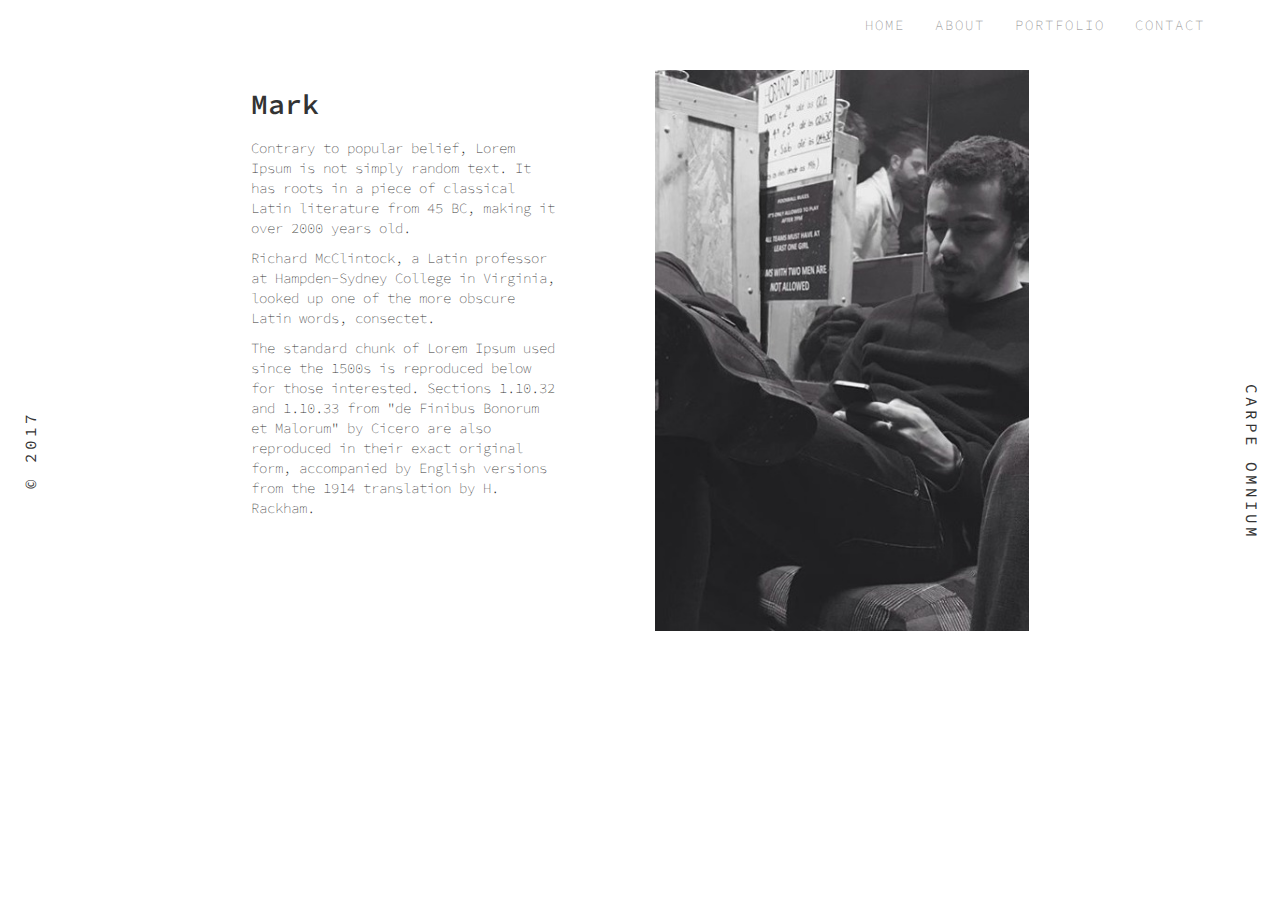
<file: about.html>
<!DOCTYPE html>
<html lang="en">

<head>

    <meta charset="utf-8">
    <meta http-equiv="X-UA-Compatible" content="IE=edge">
    <meta name="viewport" content="width=device-width, initial-scale=1">
    <meta name="description" content="">
    <meta name="author" content="">

    <title>MARK WALNUT</title>

    
    <!-- Bootstrap Core JavaScript -->
    <script src="https://ajax.googleapis.com/ajax/libs/jquery/1.11.1/jquery.min.js"></script>
    <script src="https://maxcdn.bootstrapcdn.com/bootstrap/3.3.5/js/bootstrap.min.js"></script>
    
    <!-- Custom JavaScript -->    

    
    <!-- Bootstrap Core CSS -->
    <link href="https://maxcdn.bootstrapcdn.com/font-awesome/4.4.0/css/font-awesome.min.css" rel="stylesheet" />
    <link href="https://maxcdn.bootstrapcdn.com/bootstrap/3.3.5/css/bootstrap.min.css" rel="stylesheet" />
    <link href="css/bootstrap.css" rel="stylesheet">
    
    <!-- Custom CSS -->    
    <link href="https://fonts.googleapis.com/css?family=Source+Code+Pro:200,600" rel="stylesheet">    
    <link href="css/custom.css" rel="stylesheet">
    
    <style>
        
    body {
        
        font-family: 'Source Code Pro', sans-serif;
        font-weight: 200;
        padding-top: 70px;
        /* Required padding for .navbar-fixed-top. Remove if using .navbar-static-top. Change if height of navigation changes. */
    }
        
    h1, h2, h3, h4, h5, h6,
    .h1, .h2, .h3, .h4, .h5, .h6{
    font-family: 'Source Code Pro', sans-serif;
    font-weight: 600;
    }
        
    </style>
    

    <!-- HTML5 Shim and Respond.js IE8 support of HTML5 elements and media queries -->
    <!-- WARNING: Respond.js doesn't work if you view the page via file:// -->
    <!--[if lt IE 9]>
        <script src="https://oss.maxcdn.com/libs/html5shiv/3.7.0/html5shiv.js"></script>
        <script src="https://oss.maxcdn.com/libs/respond.js/1.4.2/respond.min.js"></script>
    <![endif]-->

</head>

<body>
    
    <!-- Navigation -->
    <nav class="navbar navbar-fixed-top" role="navigation">
        <div class="container">
            <!-- Brand and toggle get grouped for better mobile display -->
            <div class="navbar-header">

                <div class="button_container" id="toggle">
                  <span class="top"></span>
                  <span class="middle"></span>
                  <span class="bottom"></span>
                </div>

                <div class="overlay" id="overlay">
                  <nav class="overlay-menu">
                    <ul>
                      <li ><a href="index.html">Home</a></li>
                      <li><a href="about.html">About</a></li>
                      <li><a href="portfolio.html">Portfolio</a></li>
                      <li><a href="contact.html">Contact</a></li>
                    </ul>
                  </nav>
                </div>
                
            </div>
            
            <!-- Collect the nav links, forms, and other content for toggling -->
            <div class="collapse navbar-collapse" id="bs-example-navbar-collapse-1">
                <ul class="nav navbar-nav navbar-right">
                    <li>
                        <a href="index.html">HOME</a>
                    </li>
                    <li>
                        <a href="about.html">ABOUT</a>
                    </li>
                    <li>
                        <a href="portfolio.html">PORTFOLIO</a>
                    </li>
                    <li>
                        <a href="contact.html">CONTACT</a>
                    </li>
                </ul>
            </div>
            <!-- /.navbar-collapse -->
            
        </div>
        
        <!-- /.container -->
        
        <aside id="bar-left" class="bar-side"><div>© 2017</div></aside>
        <aside id="bar-right" class="bar-side right-side"><div class="right-side">CARPE OMNIUM</div></aside>
        
    </nav>

    <!-- Page Content -->
    
        <div class="section"> 
            <div class="container">
				<div class="row">
					<div class="col-md-10 col-md-offset-1">
						<div class="row">
							<div class="col-md-5">
								<h1 class="type">
                                  <a href="" class="typewrite" data-period="2000" data-type='[ "Mark Walnut", "Dark Tattoo", "Illustration", "Graffitti" ]'>
                                    <span class="wrap"></span>
                                  </a>
                                </h1>
								<p>Contrary to popular belief, Lorem Ipsum is not simply random text. It has roots in a piece of classical Latin literature from 45 BC, making it over 2000 years old.</p>
								<p>Richard McClintock, a Latin professor at Hampden-Sydney College in Virginia, looked up one of the more obscure Latin words, consectet.</p>
								<p>The standard chunk of Lorem Ipsum used since the 1500s is reproduced below for those interested. Sections 1.10.32 and 1.10.33 from "de Finibus Bonorum et Malorum" by Cicero are also reproduced in their exact original form, accompanied by English versions from the 1914 translation by H. Rackham.</p>
							</div>
							<div class="col-md-6 col-md-offset-1">
								<div class="img-style-1">
									<img class="img-responsive" src="img/about.jpg" alt="">
								</div>
							</div>
						</div>
					</div>
				</div>
            </div>
        </div>

    <!-- /.container -->

    <!-- jQuery Version 1.11.1 -->
    <script src="js/jquery.js"></script>

    <!-- Bootstrap Core JavaScript -->
    <script src="js/bootstrap.min.js"></script>
    
    <!-- Menu JavaScript -->
    <script>
    $('#toggle').click(function() {
       $(this).toggleClass('active');
       $('#overlay').toggleClass('open');
      });
    </script>
    
    <!-- Animated text JavaScript -->
    <script>
    //made by vipul mirajkar thevipulm.appspot.com
var TxtType = function(el, toRotate, period) {
        this.toRotate = toRotate;
        this.el = el;
        this.loopNum = 0;
        this.period = parseInt(period, 10) || 2000;
        this.txt = '';
        this.tick();
        this.isDeleting = false;
    };

    TxtType.prototype.tick = function() {
        var i = this.loopNum % this.toRotate.length;
        var fullTxt = this.toRotate[i];

        if (this.isDeleting) {
        this.txt = fullTxt.substring(0, this.txt.length - 1);
        } else {
        this.txt = fullTxt.substring(0, this.txt.length + 1);
        }

        this.el.innerHTML = '<span class="wrap">'+this.txt+'</span>';

        var that = this;
        var delta = 200 - Math.random() * 100;

        if (this.isDeleting) { delta /= 2; }

        if (!this.isDeleting && this.txt === fullTxt) {
        delta = this.period;
        this.isDeleting = true;
        } else if (this.isDeleting && this.txt === '') {
        this.isDeleting = false;
        this.loopNum++;
        delta = 500;
        }

        setTimeout(function() {
        that.tick();
        }, delta);
    };

    window.onload = function() {
        var elements = document.getElementsByClassName('typewrite');
        for (var i=0; i<elements.length; i++) {
            var toRotate = elements[i].getAttribute('data-type');
            var period = elements[i].getAttribute('data-period');
            if (toRotate) {
              new TxtType(elements[i], JSON.parse(toRotate), period);
            }
        }
        // INJECT CSS
        var css = document.createElement("style");
        css.type = "text/css";
        css.innerHTML = ".typewrite > .wrap { border-right: 0.08em solid #fff}";
        document.body.appendChild(css);
    };
    </script>

</body>

</html>
</file>
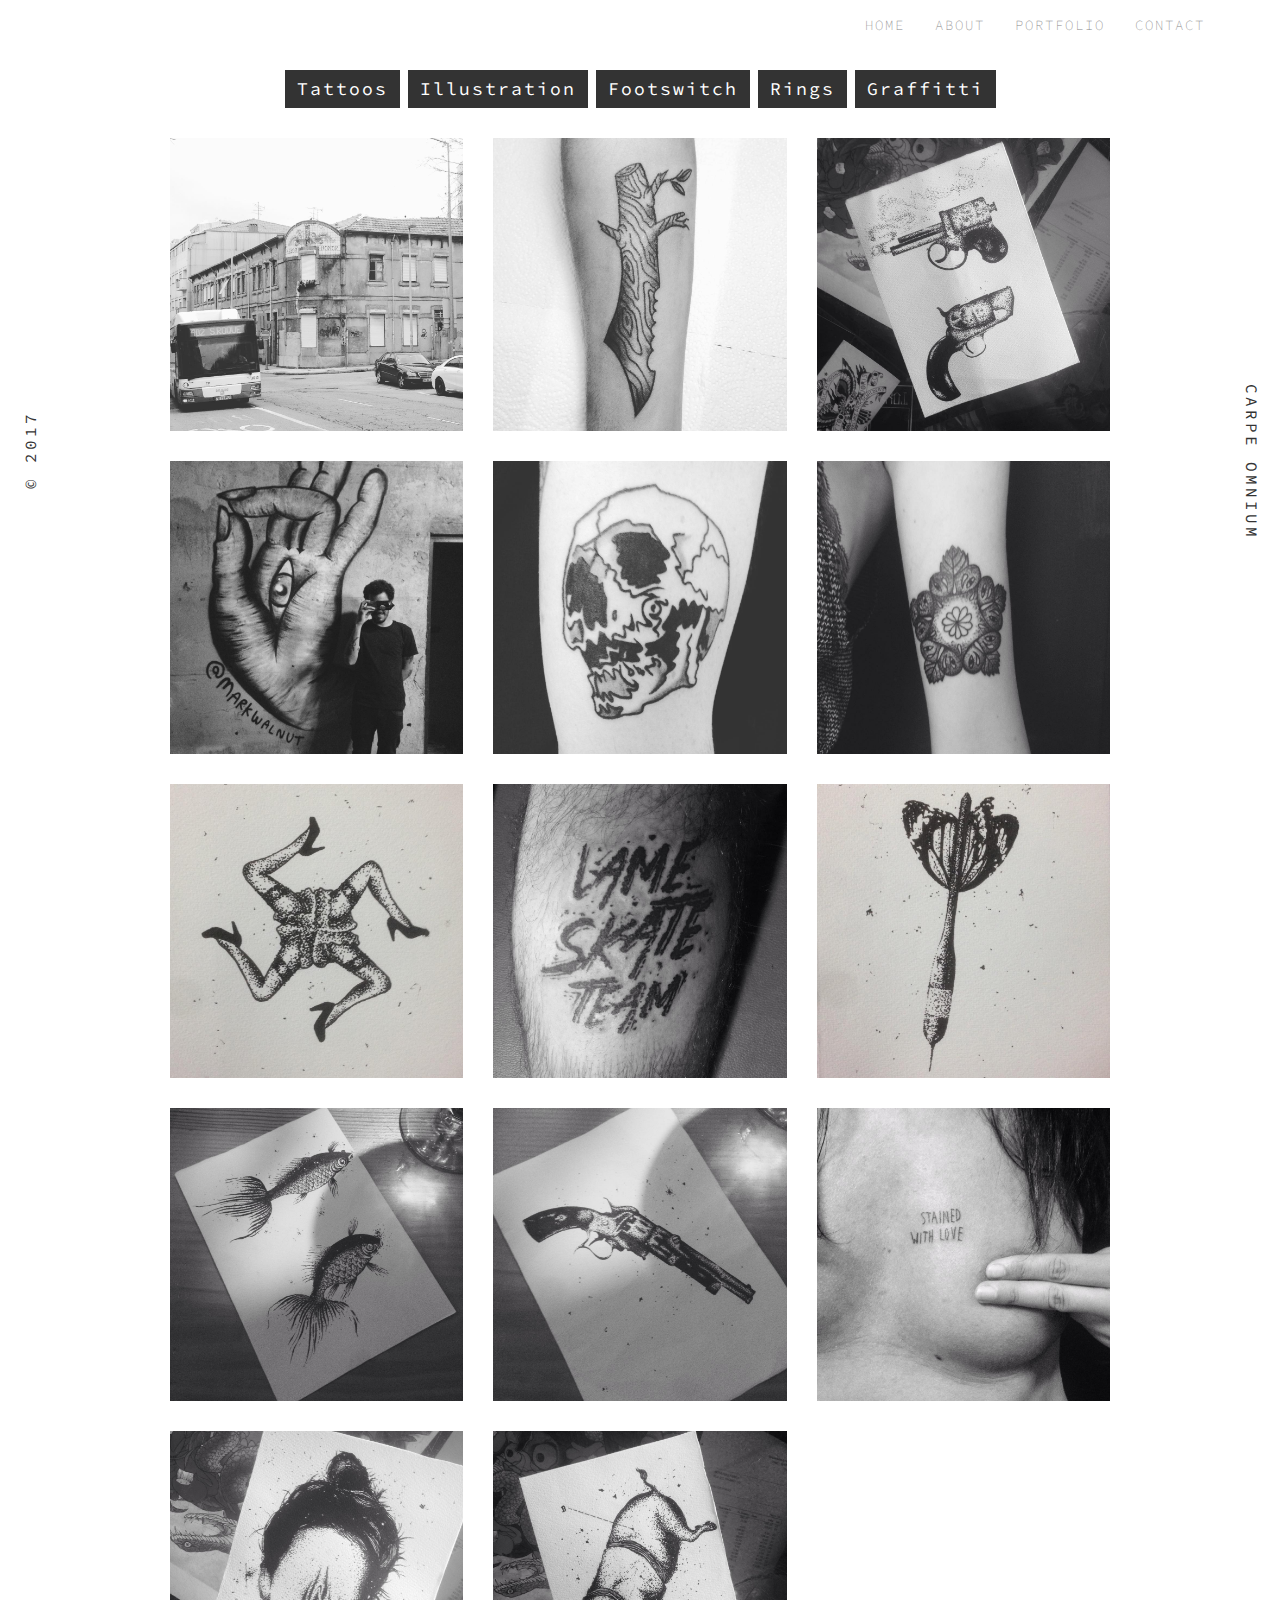
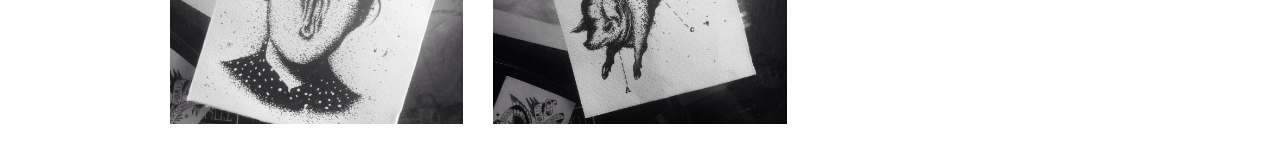
<file: portfolio.html>
<!DOCTYPE html>
<html lang="en">

<head>

    <meta charset="utf-8">
    <meta http-equiv="X-UA-Compatible" content="IE=edge">
    <meta name="viewport" content="width=device-width, initial-scale=1">
    <meta name="description" content="">
    <meta name="author" content="">

    <title>MARK WALNUT</title>


    <!-- Bootstrap Core JavaScript -->
    <script src="https://ajax.googleapis.com/ajax/libs/jquery/1.11.1/jquery.min.js"></script>
    <script src="https://maxcdn.bootstrapcdn.com/bootstrap/3.3.5/js/bootstrap.min.js"></script>

    <!-- Custom JavaScript -->


    <!-- Bootstrap Core CSS -->
    <link href="https://maxcdn.bootstrapcdn.com/font-awesome/4.4.0/css/font-awesome.min.css" rel="stylesheet" />
    <link href="https://maxcdn.bootstrapcdn.com/bootstrap/3.3.5/css/bootstrap.min.css" rel="stylesheet" />
    <link href="css/bootstrap.css" rel="stylesheet">

    <!-- Custom CSS -->
    <link href="https://fonts.googleapis.com/css?family=Source+Code+Pro:200,600" rel="stylesheet">
    <link href="css/custom.css" rel="stylesheet">
    <link href="css/ekko-lightbox.css" rel="stylesheet">


    <style>
        body {
            font-family: 'Source Code Pro', sans-serif;
            font-weight: 200;
            padding-top: 70px;
            /* Required padding for .navbar-fixed-top. Remove if using .navbar-static-top. Change if height of navigation changes. */
        }
        
        h1,
        h2,
        h3,
        h4,
        h5,
        h6,
        .h1,
        .h2,
        .h3,
        .h4,
        .h5,
        .h6 {
            font-family: 'Source Code Pro', sans-serif;
            font-weight: 600;
        }
    </style>


    <!-- HTML5 Shim and Respond.js IE8 support of HTML5 elements and media queries -->
    <!-- WARNING: Respond.js doesn't work if you view the page via file:// -->
    <!--[if lt IE 9]>
        <script src="https://oss.maxcdn.com/libs/html5shiv/3.7.0/html5shiv.js"></script>
        <script src="https://oss.maxcdn.com/libs/respond.js/1.4.2/respond.min.js"></script>
    <![endif]-->

</head>

<body>

    <!-- Navigation -->
    <nav class="navbar navbar-fixed-top" role="navigation">
        <div class="container">
            <!-- Brand and toggle get grouped for better mobile display -->
            <div class="navbar-header">

                <div class="button_container" id="toggle">
                    <span class="top"></span>
                    <span class="middle"></span>
                    <span class="bottom"></span>
                </div>

                <div class="overlay" id="overlay">
                    <nav class="overlay-menu">
                        <ul>
                            <li><a href="index.html">Home</a></li>
                            <li><a href="about.html">About</a></li>
                            <li><a href="portfolio.html">Portfolio</a></li>
                            <li><a href="contact.html">Contact</a></li>
                        </ul>
                    </nav>
                </div>

            </div>

            <!-- Collect the nav links, forms, and other content for toggling -->
            <div class="collapse navbar-collapse" id="bs-example-navbar-collapse-1">
                <ul class="nav navbar-nav navbar-right">
                    <li>
                        <a href="index.html">HOME</a>
                    </li>
                    <li>
                        <a href="about.html">ABOUT</a>
                    </li>
                    <li>
                        <a href="portfolio.html">PORTFOLIO</a>
                    </li>
                    <li>
                        <a href="contact.html">CONTACT</a>
                    </li>
                </ul>
            </div>
            <!-- /.navbar-collapse -->

        </div>

        <aside id="bar-left" class="bar-side">
            <div>© 2017</div>
        </aside>
        <aside id="bar-right" class="bar-side right-side">
            <div class="right-side">CARPE OMNIUM</div>
        </aside>
        <!-- /.container -->
    </nav>

    <!-- Page Content -->
    <div class="container">

        <div class="row">
            <div align="center">
                <button class="btn btn-default filter-button" data-filter="tattoo">Tattoos</button>
                <button class="btn btn-default filter-button" data-filter="illustration">Illustration</button>
                <button class="btn btn-default filter-button" data-filter="footswitch">Footswitch</button>
                <button class="btn btn-default filter-button" data-filter="rings">Rings</button>
                <button class="btn btn-default filter-button" data-filter="graffitti">Graffitti</button>
            </div>
        </div>



        <div class="row">
            <div class="gallery_product col-lg-4 col-md-4 col-sm-4 col-xs-12 filter graffitti">
                <a href="img/img1.jpg" data-toggle="lightbox" data-gallery="example-gallery">
                    <img src="img/img1.jpg" class="img-responsive">
                </a>
            </div>

            <div class="gallery_product col-lg-4 col-md-4 col-sm-4 col-xs-12 filter tattoo">
                <a href="img/img3.jpg" data-toggle="lightbox" data-gallery="example-gallery">
                    <img src="img/img3.jpg" class="img-responsive">
                </a>
            </div>

            <div class="gallery_product col-lg-4 col-md-4 col-sm-4 col-xs-12 filter illustration">
                <a href="img/img4.jpg" data-toggle="lightbox" data-gallery="example-gallery">
                    <img src="img/img4.jpg" class="img-responsive">
                </a>
            </div>

            <div class="gallery_product col-lg-4 col-md-4 col-sm-4 col-xs-12 filter graffitti">
                <a href="img/img5.jpg" data-toggle="lightbox" data-gallery="example-gallery">
                    <img src="img/img5.jpg" class="img-responsive">
                </a>
            </div>

            <div class="gallery_product col-lg-4 col-md-4 col-sm-4 col-xs-12 filter tattoo">
                <a href="img/img6.jpg" data-toggle="lightbox" data-gallery="example-gallery">
                    <img src="img/img6.jpg" class="img-responsive">
                </a>
            </div>

            <div class="gallery_product col-lg-4 col-md-4 col-sm-4 col-xs-12 filter tattoo">
                <a href="img/img7.jpg" data-toggle="lightbox" data-gallery="example-gallery">
                    <img src="img/img7.jpg" class="img-responsive">
                </a>
            </div>

            <div class="gallery_product col-lg-4 col-md-4 col-sm-4 col-xs-12 filter illustration">
                <a href="img/img8.jpg" data-toggle="lightbox" data-gallery="example-gallery">
                    <img src="img/img8.jpg" class="img-responsive">
                </a>
            </div>

            <div class="gallery_product col-lg-4 col-md-4 col-sm-4 col-xs-12 filter tattoo">
                <a href="img/img9.jpg" data-toggle="lightbox" data-gallery="example-gallery">
                    <img src="img/img9.jpg" class="img-responsive">
                </a>
            </div>

            <div class="gallery_product col-lg-4 col-md-4 col-sm-4 col-xs-12 filter illustration">
                <a href="img/img10.jpg" data-toggle="lightbox" data-gallery="example-gallery">
                    <img src="img/img10.jpg" class="img-responsive">
                </a>
            </div>

            <div class="gallery_product col-lg-4 col-md-4 col-sm-4 col-xs-12 filter illustration">
                <a href="img/img12.jpg" data-toggle="lightbox" data-gallery="example-gallery">
                    <img src="img/img12.jpg" class="img-responsive">
                </a>
            </div>
            
            <div class="gallery_product col-lg-4 col-md-4 col-sm-4 col-xs-12 filter illustration">
                <a href="img/img13.jpg" data-toggle="lightbox" data-gallery="example-gallery">
                    <img src="img/img13.jpg" class="img-responsive">
                </a>
            </div>
            
            <div class="gallery_product col-lg-4 col-md-4 col-sm-4 col-xs-12 filter tattoo">
                <a href="img/img14.jpg" data-toggle="lightbox" data-gallery="example-gallery">
                    <img src="img/img14.jpg" class="img-responsive">
                </a>
            </div>
            
            <div class="gallery_product col-lg-4 col-md-4 col-sm-4 col-xs-12 filter illustration">
                <a href="img/img15.jpg" data-toggle="lightbox" data-gallery="example-gallery">
                    <img src="img/img15.jpg" class="img-responsive">
                </a>
            </div>
            
            <div class="gallery_product col-lg-4 col-md-4 col-sm-4 col-xs-12 filter illustration">
                <a href="img/img16.jpg" data-toggle="lightbox" data-gallery="example-gallery">
                    <img src="img/img16.jpg" class="img-responsive">
                </a>
            </div>
            
        </div>
    </div>

    <!-- /.container -->

    <!-- jQuery Version 1.11.1 -->
    <script src="js/jquery.js"></script>

    <!-- Bootstrap Core JavaScript -->
    <script src="js/bootstrap.min.js"></script>

    <script src="js/ekko-lightbox.js"></script>

    <script>
        $('#toggle').click(function() {
            $(this).toggleClass('active');
            $('#overlay').toggleClass('open');
        });
    </script>

    <script>
        $(document).ready(function() {

            $(".filter-button").click(function() {
                var value = $(this).attr('data-filter');

                if (value == "all") {
                    //$('.filter').removeClass('hidden');
                    $('.filter').show('1000');
                } else {
                    //            $('.filter[filter-item="'+value+'"]').removeClass('hidden');
                    //            $(".filter").not('.filter[filter-item="'+value+'"]').addClass('hidden');
                    $(".filter").not('.' + value).hide('3000');
                    $('.filter').filter('.' + value).show('3000');

                }
            });

            if ($(".filter-button").removeClass("active")) {
                $(this).removeClass("active");
            }
            $(this).addClass("active");

        });
    </script>

    <script>
        $(document).on('click', '[data-toggle="lightbox"]', function(event) {
            event.preventDefault();
            $(this).ekkoLightbox();
        });
    </script>

</body>

</html>
</file>
<file: css/custom.css>
.container {
    max-width: 970px;
}

@media only screen and (min-width: 75em) {
    .button_container {
        display: none;
    }
}

@media only screen and (max-width: 75em) {
    .navbar-right {
        display: none;
    }
}

.navbar-right>li>a{
    color: #868686;
    letter-spacing: 2px;
    
}

.navbar-right>li>a:hover,
.navbar-right>li>a:focus {
    color: #1aa97f;
    background-color: rgba(255, 255, 255, 1);
}

.navbar .container {
    width: 100%!important;
    max-width: 1170px;
    margin-top: -20px;
}

.navbar {
    height: 60px!important;
    padding: 20px 60px!important;
    background: #fff;
}

.navbar-right {
    float: right!important;
    margin-right: -15px;
}

#bar-left {
    left: 0;
}

#bar-right {
    right: 0;
}

.bar-side > div.right-side {
    left: auto;
    right: 34px;
    -moz-transform-origin: 100% 100%;
    -ms-transform-origin: 100% 100%;
    -webkit-transform-origin: 100% 100%;
    transform-origin: 100% 100%;
    -moz-transform: rotate(90deg);
    -ms-transform: rotate(90deg);
    -webkit-transform: rotate(90deg);
    transform: rotate(90deg);
}

.bar-side {
    background: #fff;
    width: 60px;
    padding: 0 24px;
    position: fixed;
    top: 0;
    bottom: 0;
    z-index: 40;
    white-space: nowrap;
    text-align: center;
    font-size: 16px;
    letter-spacing: 3px;
    text-transform: uppercase;
    color: #333;
    font-weight: 400;
}

.bar-side > div {
    display: inline-block;
    position: absolute;
    top: 50%;
    left: 24px;
    width: 300px;
    height: 12px;
    line-height: 12px;
    margin-top: 150px;
    text-align: center;
    -moz-transform: rotate(-90deg);
    -ms-transform: rotate(-90deg);
    -webkit-transform: rotate(-90deg);
    transform: rotate(-90deg);
    -moz-transform-origin: 0 0;
    -ms-transform-origin: 0 0;
    -webkit-transform-origin: 0 0;
    transform-origin: 0 0;
}

@media only screen and (max-width: 40.063em) {
    .bar-side {
        display: none;
    }
}

/*! Full screen menu */

.button_container {
    position: fixed;
    top: 20px;
    right: 2%;
    height: 27px;
    width: 35px;
    cursor: pointer;
    z-index: 100;
    transition: opacity .25s ease;
    margin-right: 5px;
    vertical-align: middle;
}

.button_container:hover {
  opacity: .7;
}
.button_container.active .top {
  transform: translateY(10px) translateX(0) rotate(45deg);
  background: #FFF;
}
.button_container.active .middle {
  opacity: 0;
  background: #FFF;
}
.button_container.active .bottom {
  transform: translateY(-10px) translateX(0) rotate(-45deg);
  background: #FFF;
}
.button_container span {
  background: #909090;
  border: none;
  height: 5px;
  width: 100%;
  position: absolute;
  top: 0px;
  left: 0;
  transition: all .35s ease;
  cursor: pointer;
}
.button_container span:nth-of-type(2) {
  top: 10px;
}
.button_container span:nth-of-type(3) {
  top: 20px;
}

.overlay {
  position: fixed;
  top: 0;
  left: 0;
  width: 100%;
  height: 100%;
  opacity: 1;
  visibility: hidden;
  transition: opacity .35s, visibility .35s, width .35s;
  z-index: 50;
}
.overlay:before {
  content: '';
  background: #333;
  left: -55%;
  top: 0;
  width: 50%;
  height: 100%;
  position: absolute;
  transition: left .35s ease;
}
.overlay:after {
  content: '';
  background: #333;
  right: -55%;
  top: 0;
  width: 50%;
  height: 100%;
  position: absolute;
  transition: all .35s ease;
}
.overlay.open {
  opacity: .9;
  visibility: visible;
  height: 100%;
}
.overlay.open:before {
  left: 0;
}
.overlay.open:after {
  right: 0;
}
.overlay.open li {
  animation: fadeInRight .5s ease forwards;
  animation-delay: .35s;
}
.overlay.open li:nth-of-type(2) {
  animation-delay: .45s;
}
.overlay.open li:nth-of-type(3) {
  animation-delay: .55s;
}
.overlay.open li:nth-of-type(4) {
  animation-delay: .65s;
}
.overlay nav {
  position: relative;
  height: 70%;
  top: 50%;
  transform: translateY(-50%);
  font-size: 50px;
  font-weight: 400;
  text-align: center;
  z-index: 100;
}
.overlay ul {
  list-style: none;
  padding: 0;
  margin: 0 auto;
  display: inline-block;
  position: relative;
  height: 100%;
}
.overlay ul li {
  display: block;
  height: 25%;
  height: calc(100% / 4);
  min-height: 50px;
  position: relative;
  opacity: 0;
}
.overlay ul li a {
  display: block;
  position: relative;
  color: #FFF;
  text-decoration: none;
  overflow: hidden;
}
.overlay ul li a:hover:after, .overlay ul li a:focus:after, .overlay ul li a:active:after {
  width: 100%;
}
.overlay ul li a:after {
  content: '';
  position: absolute;
  bottom: 0;
  left: 50%;
  width: 0%;
  transform: translateX(-50%);
  height: 3px;
  background: #FFF;
  transition: .35s;
}

@keyframes fadeInRight {
  0% {
    opacity: 0;
    left: 20%;
  }
  100% {
    opacity: 1;
    left: 0;
  }
}

/*! Portfolio filters/buttons */

.gallery-title
{
    margin-bottom: 50px;
    margin-top: 50px;
    text-align: center;
}

.filter-button
{
    font-size: 18px;
    text-align: center;
    color: #333333;
    margin-bottom: 30px;

}
.filter-button:hover
{
    font-size: 18px;
    border: none;
    border-radius: 0px;
    text-align: center;
    color: #ffffff;
    background-color: #909090;

}
.btn-default:active .filter-button:active
{
    background-color: #333333;
    color: white;
}

.port-image
{
    width: 100%;
}

.gallery_product
{
    margin-bottom: 30px;
}

.align-center {
  text-align: center;
}

.form-control{
    border-radius:0px;
    border: none;
    background-color: #eee;
    box-shadow: none;
    letter-spacing: 2px;
}

.form-control:focus{
    border: 0px;
    box-shadow: none;
}

.btn-default {
    color: #fff;
    background-color: #333333;
}

.btn-default {
    border: 0px;
    border-radius: 0px;
    letter-spacing: 2px;
}

/*! automatic writing text */

.typewrite {
    color: #333333;
}

.type>a:hover,
.type>a:focus {
    text-decoration: none;
    color: #333;
}
/*! lightbox */

@media (min-width: 768px)
.modal-content {
    -webkit-box-shadow: none;
    box-shadow: none;
}

.modal-content {
    background-color: transparent;
    border: 0px;
    border-radius: 0px;
    -webkit-box-shadow: none;
    box-shadow: none;
    -webkit-background-clip: padding-box;
    background-clip: padding-box;
    outline: 0;
}

.modal-header {
    min-height: 0px;
    padding: 0px;
    border-bottom: 0px;
}
</file>
